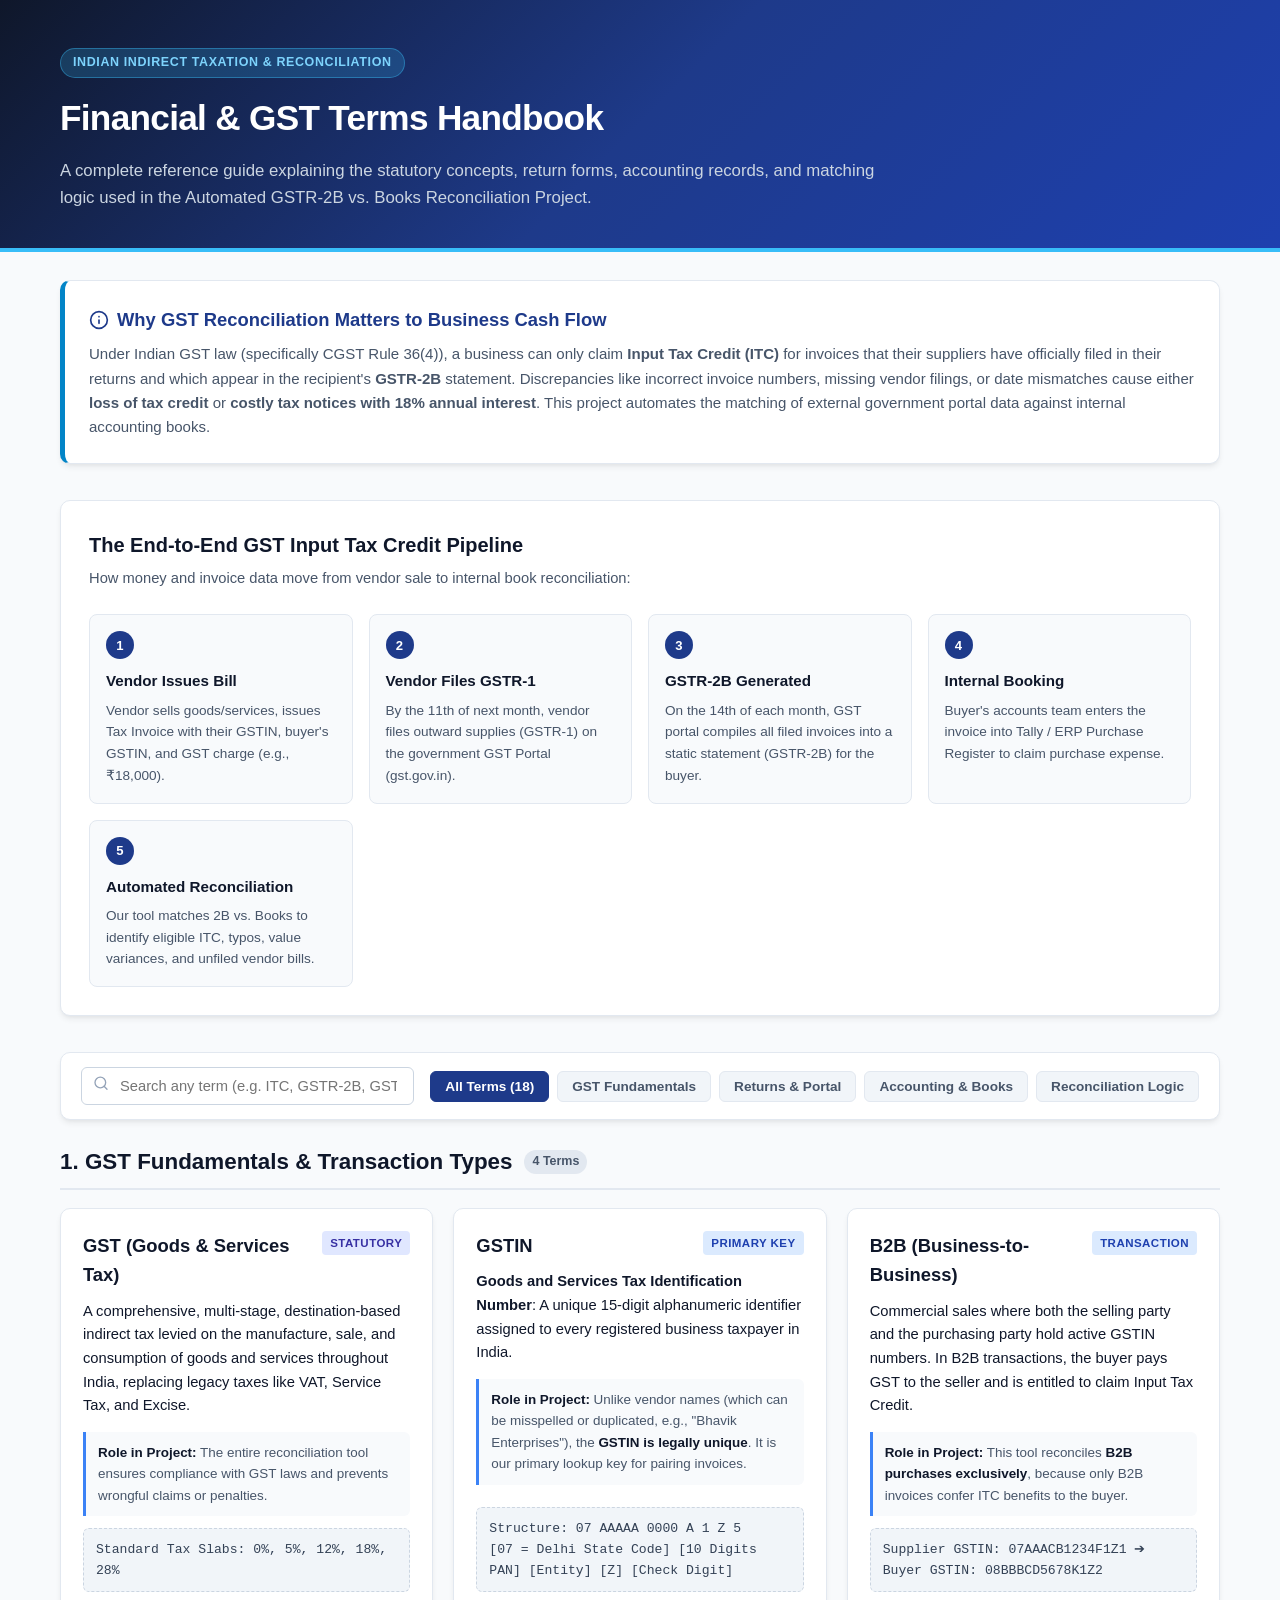
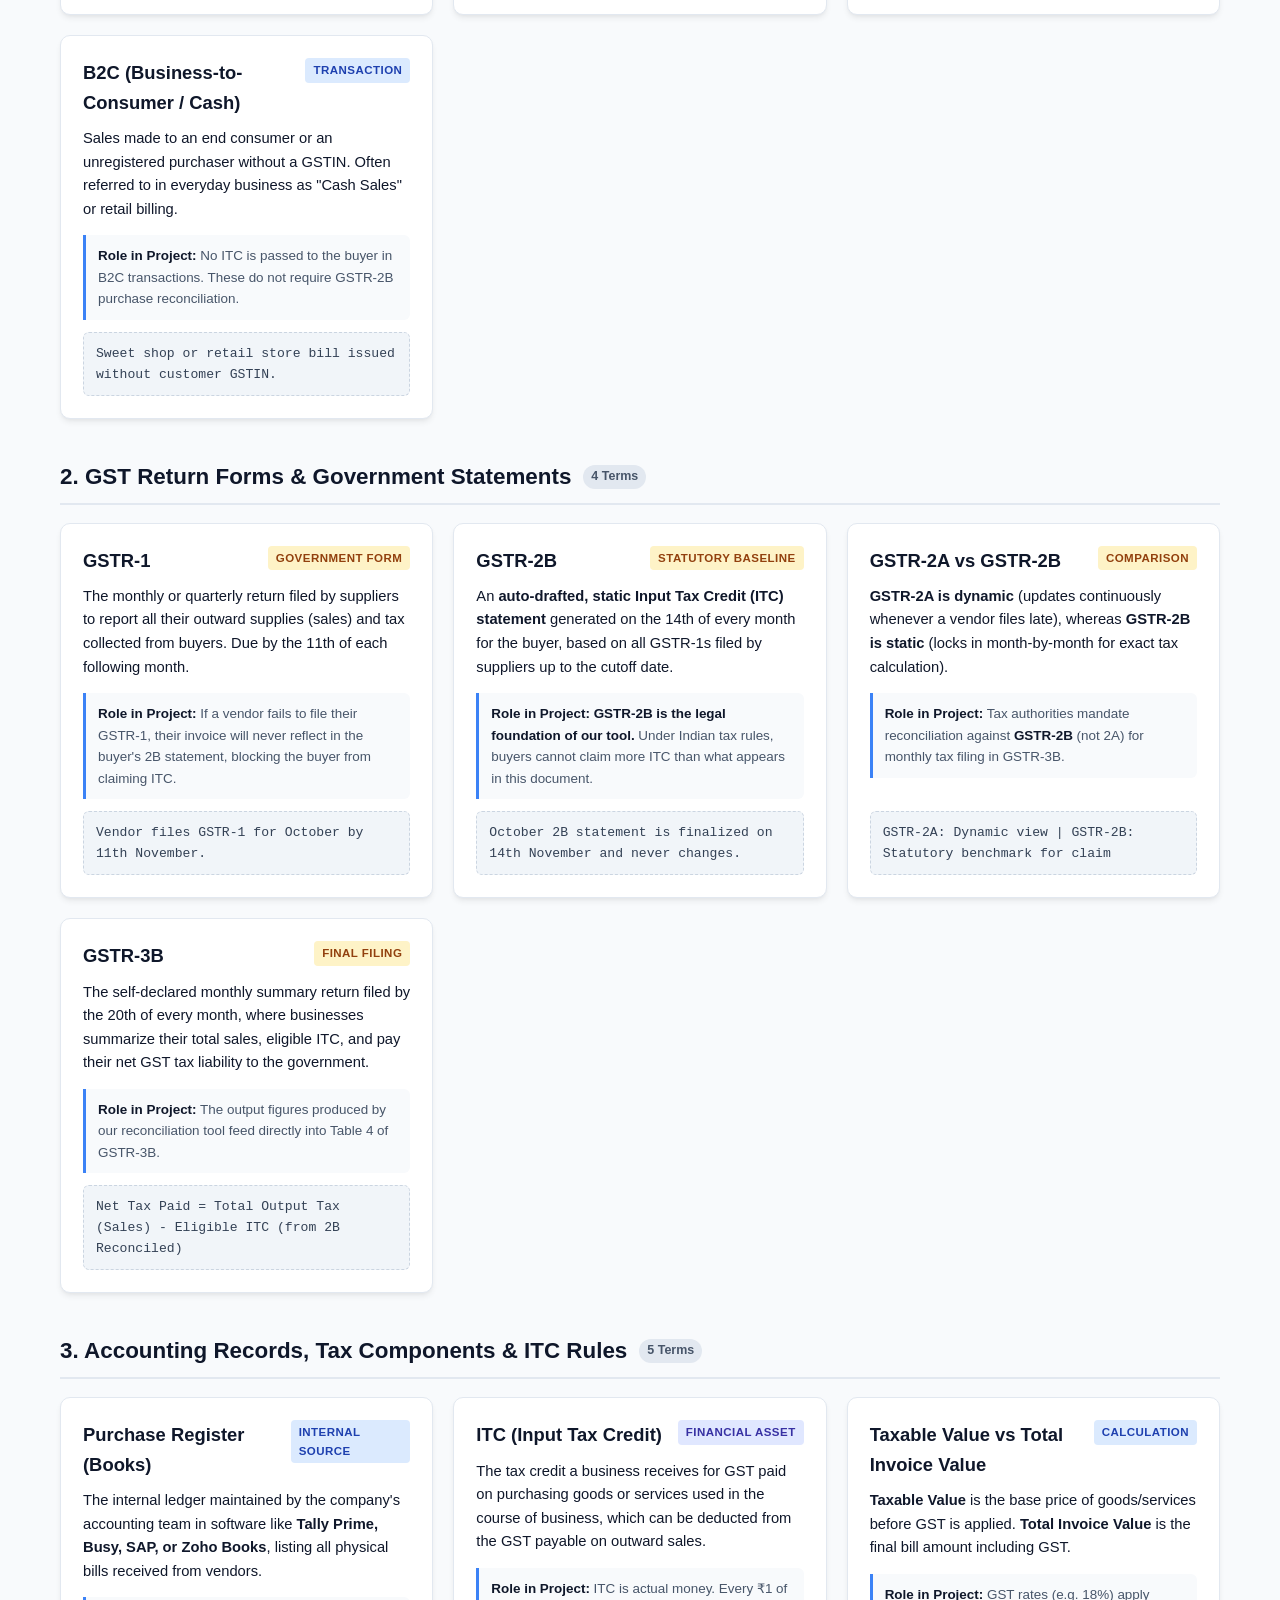
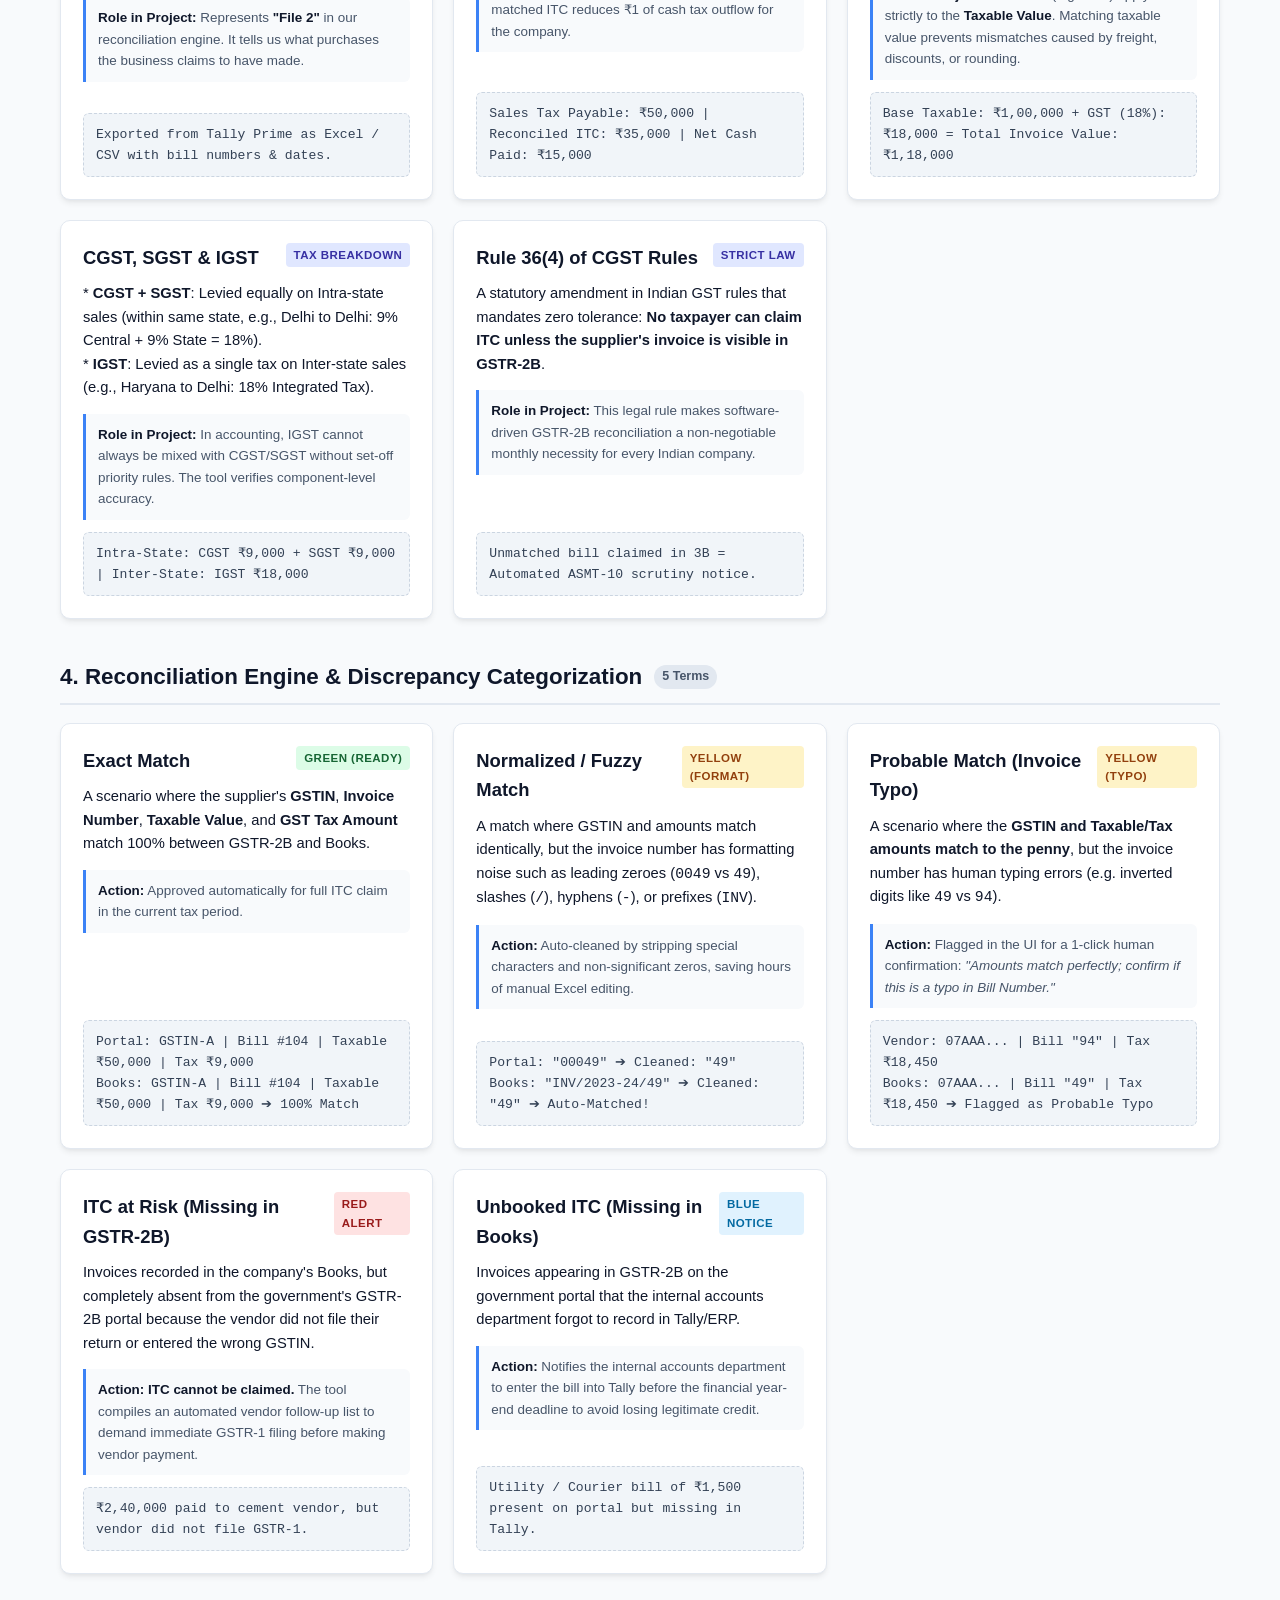
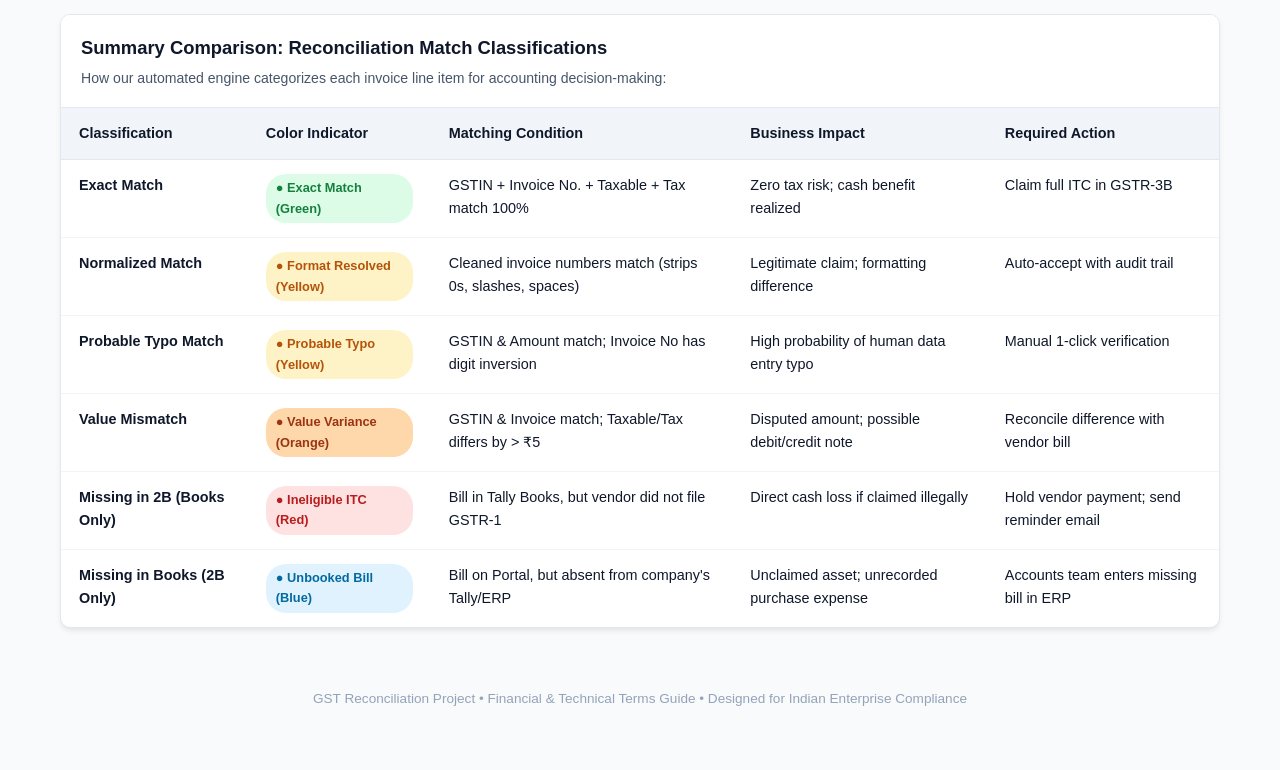
<file: gst_financial_terms_guide.html>
<!DOCTYPE html>
<html lang="en">
<head>
  <meta charset="UTF-8">
  <meta name="viewport" content="width=device-width, initial-scale=1.0">
  <title>GST Reconciliation & Financial Terms Handbook</title>
  <style>
    :root {
      --primary: #1e3a8a;
      --primary-dark: #0f172a;
      --primary-light: #3b82f6;
      --accent: #0284c7;
      --success: #15803d;
      --success-bg: #dcfce7;
      --warning: #b45309;
      --warning-bg: #fef3c7;
      --danger: #b91c1c;
      --danger-bg: #fee2e2;
      --info: #0369a1;
      --info-bg: #e0f2fe;
      --bg: #f8fafc;
      --card-bg: #ffffff;
      --text-main: #0f172a;
      --text-muted: #475569;
      --border: #e2e8f0;
      --radius: 10px;
      --shadow: 0 4px 6px -1px rgba(0, 0, 0, 0.07), 0 2px 4px -2px rgba(0, 0, 0, 0.05);
      --shadow-hover: 0 10px 15px -3px rgba(0, 0, 0, 0.1), 0 4px 6px -4px rgba(0, 0, 0, 0.05);
    }

    * {
      box-sizing: border-box;
      margin: 0;
      padding: 0;
    }

    body {
      font-family: -apple-system, BlinkMacSystemFont, "Segoe UI", Roboto, "Helvetica Neue", Arial, sans-serif;
      background-color: var(--bg);
      color: var(--text-main);
      line-height: 1.6;
      padding-bottom: 60px;
    }

    header {
      background: linear-gradient(135deg, #0f172a 0%, #1e3a8a 50%, #1e40af 100%);
      color: #ffffff;
      padding: 48px 24px 36px;
      border-bottom: 4px solid #38bdf8;
    }

    .container {
      max-width: 1200px;
      margin: 0 auto;
      padding: 0 20px;
    }

    .header-content {
      display: flex;
      flex-direction: column;
      gap: 12px;
    }

    .badge-pill {
      display: inline-flex;
      align-items: center;
      background: rgba(56, 189, 248, 0.2);
      border: 1px solid rgba(56, 189, 248, 0.4);
      color: #7dd3fc;
      font-size: 0.78rem;
      font-weight: 600;
      letter-spacing: 0.05em;
      text-transform: uppercase;
      padding: 4px 12px;
      border-radius: 9999px;
      width: fit-content;
    }

    h1 {
      font-size: 2.2rem;
      font-weight: 800;
      letter-spacing: -0.02em;
      color: #ffffff;
    }

    .subtitle {
      font-size: 1.05rem;
      color: #cbd5e1;
      max-width: 850px;
    }

    /* Executive Summary Banner */
    .executive-card {
      background: #ffffff;
      border: 1px solid var(--border);
      border-left: 5px solid var(--accent);
      border-radius: var(--radius);
      padding: 24px;
      margin: 28px auto 36px;
      box-shadow: var(--shadow);
    }

    .executive-card h3 {
      font-size: 1.15rem;
      color: var(--primary);
      margin-bottom: 8px;
      display: flex;
      align-items: center;
      gap: 8px;
    }

    /* Workflow Diagram */
    .flow-wrapper {
      background: #ffffff;
      border: 1px solid var(--border);
      border-radius: var(--radius);
      padding: 28px;
      margin-bottom: 36px;
      box-shadow: var(--shadow);
    }

    .flow-title {
      font-size: 1.25rem;
      font-weight: 700;
      color: var(--primary-dark);
      margin-bottom: 6px;
    }

    .flow-subtitle {
      color: var(--text-muted);
      font-size: 0.92rem;
      margin-bottom: 24px;
    }

    .flow-grid {
      display: grid;
      grid-template-columns: repeat(auto-fit, minmax(220px, 1fr));
      gap: 16px;
      position: relative;
    }

    .flow-step {
      background: #f8fafc;
      border: 1px solid var(--border);
      border-radius: 8px;
      padding: 16px;
      position: relative;
    }

    .flow-step-num {
      width: 28px;
      height: 28px;
      background: var(--primary);
      color: #fff;
      font-size: 0.82rem;
      font-weight: 700;
      border-radius: 50%;
      display: flex;
      align-items: center;
      justify-content: center;
      margin-bottom: 10px;
    }

    .flow-step h4 {
      font-size: 0.95rem;
      font-weight: 700;
      color: var(--primary-dark);
      margin-bottom: 6px;
    }

    .flow-step p {
      font-size: 0.85rem;
      color: var(--text-muted);
    }

    /* Controls Bar */
    .controls-bar {
      display: flex;
      flex-wrap: wrap;
      gap: 16px;
      align-items: center;
      justify-content: space-between;
      margin-bottom: 24px;
      background: #ffffff;
      padding: 14px 20px;
      border-radius: var(--radius);
      border: 1px solid var(--border);
      box-shadow: var(--shadow);
    }

    .search-box {
      flex: 1;
      min-width: 260px;
      position: relative;
    }

    .search-box input {
      width: 100%;
      padding: 10px 16px 10px 38px;
      border-radius: 6px;
      border: 1px solid #cbd5e1;
      font-size: 0.92rem;
      outline: none;
      transition: all 0.2s ease;
    }

    .search-box input:focus {
      border-color: var(--primary-light);
      box-shadow: 0 0 0 3px rgba(59, 130, 246, 0.15);
    }

    .search-icon {
      position: absolute;
      left: 12px;
      top: 50%;
      transform: translateY(-50%);
      color: #94a3b8;
    }

    .filter-tabs {
      display: flex;
      flex-wrap: wrap;
      gap: 8px;
    }

    .filter-tab {
      background: #f1f5f9;
      border: 1px solid #e2e8f0;
      color: var(--text-muted);
      padding: 7px 14px;
      border-radius: 6px;
      font-size: 0.85rem;
      font-weight: 600;
      cursor: pointer;
      transition: all 0.2s ease;
    }

    .filter-tab:hover {
      background: #e2e8f0;
      color: var(--text-main);
    }

    .filter-tab.active {
      background: var(--primary);
      color: #ffffff;
      border-color: var(--primary);
    }

    /* Section Headers */
    .category-section {
      margin-bottom: 40px;
    }

    .category-header {
      display: flex;
      align-items: center;
      gap: 12px;
      margin-bottom: 18px;
      padding-bottom: 8px;
      border-bottom: 2px solid var(--border);
    }

    .category-header h2 {
      font-size: 1.4rem;
      font-weight: 700;
      color: var(--primary-dark);
    }

    .category-count {
      font-size: 0.78rem;
      background: #e2e8f0;
      color: var(--text-muted);
      font-weight: 700;
      padding: 2px 8px;
      border-radius: 12px;
    }

    /* Cards Grid */
    .terms-grid {
      display: grid;
      grid-template-columns: repeat(auto-fill, minmax(360px, 1fr));
      gap: 20px;
    }

    .term-card {
      background: var(--card-bg);
      border: 1px solid var(--border);
      border-radius: var(--radius);
      padding: 22px;
      box-shadow: var(--shadow);
      transition: transform 0.2s ease, box-shadow 0.2s ease;
      display: flex;
      flex-direction: column;
      justify-content: space-between;
    }

    .term-card:hover {
      transform: translateY(-2px);
      box-shadow: var(--shadow-hover);
      border-color: #cbd5e1;
    }

    .term-head {
      display: flex;
      justify-content: space-between;
      align-items: flex-start;
      margin-bottom: 10px;
    }

    .term-title {
      font-size: 1.15rem;
      font-weight: 700;
      color: var(--primary-dark);
    }

    .term-tag {
      font-size: 0.72rem;
      font-weight: 700;
      padding: 3px 8px;
      border-radius: 4px;
      text-transform: uppercase;
      letter-spacing: 0.04em;
    }

    .tag-statutory { background: #e0e7ff; color: #3730a3; }
    .tag-core { background: #dbeafe; color: #1e40af; }
    .tag-portal { background: #fef3c7; color: #92400e; }
    .tag-risk { background: #fee2e2; color: #991b1b; }
    .tag-match { background: #dcfce7; color: #166534; }

    .term-definition {
      font-size: 0.92rem;
      color: var(--text-main);
      margin-bottom: 14px;
    }

    .term-significance {
      background: #f8fafc;
      border-left: 3px solid var(--primary-light);
      padding: 10px 12px;
      border-radius: 0 6px 6px 0;
      font-size: 0.84rem;
      color: var(--text-muted);
      margin-bottom: 12px;
    }

    .term-significance strong {
      color: var(--primary-dark);
    }

    .example-box {
      background: #f1f5f9;
      border: 1px dashed #cbd5e1;
      padding: 10px 12px;
      border-radius: 6px;
      font-size: 0.82rem;
      font-family: ui-monospace, SFMono-Regular, Menlo, Monaco, Consolas, monospace;
      color: #334155;
    }

    /* Comparison Table */
    .table-container {
      background: #ffffff;
      border: 1px solid var(--border);
      border-radius: var(--radius);
      overflow-x: auto;
      box-shadow: var(--shadow);
      margin-top: 16px;
      margin-bottom: 40px;
    }

    table {
      width: 100%;
      border-collapse: collapse;
      font-size: 0.9rem;
      text-align: left;
    }

    th {
      background: #f1f5f9;
      color: var(--primary-dark);
      font-weight: 700;
      padding: 14px 18px;
      border-bottom: 1px solid var(--border);
    }

    td {
      padding: 14px 18px;
      border-bottom: 1px solid #f1f5f9;
      vertical-align: top;
    }

    tr:last-child td {
      border-bottom: none;
    }

    tr:hover td {
      background: #f8fafc;
    }

    .status-badge {
      display: inline-flex;
      align-items: center;
      gap: 6px;
      padding: 4px 10px;
      border-radius: 20px;
      font-size: 0.8rem;
      font-weight: 700;
    }

    .status-exact { background: var(--success-bg); color: var(--success); }
    .status-fuzzy { background: var(--warning-bg); color: var(--warning); }
    .status-danger { background: var(--danger-bg); color: var(--danger); }
    .status-info { background: var(--info-bg); color: var(--info); }

    /* Footer */
    footer {
      text-align: center;
      margin-top: 60px;
      font-size: 0.85rem;
      color: #94a3b8;
    }

    @media print {
      body { background: #fff; padding: 0; }
      header { background: #1e3a8a !important; color: #fff !important; -webkit-print-color-adjust: exact; }
      .controls-bar { display: none; }
      .term-card { break-inside: avoid; border: 1px solid #ccc; }
    }
  </style>
</head>
<body>

  <!-- HEADER -->
  <header>
    <div class="container">
      <div class="header-content">
        <span class="badge-pill">Indian Indirect Taxation & Reconciliation</span>
        <h1>Financial & GST Terms Handbook</h1>
        <p class="subtitle">A complete reference guide explaining the statutory concepts, return forms, accounting records, and matching logic used in the Automated GSTR-2B vs. Books Reconciliation Project.</p>
      </div>
    </div>
  </header>

  <main class="container">

    <!-- EXECUTIVE SUMMARY -->
    <div class="executive-card">
      <h3>
        <svg width="20" height="20" viewBox="0 0 24 24" fill="none" stroke="currentColor" stroke-width="2" stroke-linecap="round" stroke-linejoin="round"><circle cx="12" cy="12" r="10"></circle><line x1="12" y1="16" x2="12" y2="12"></line><line x1="12" y1="8" x2="12.01" y2="8"></line></svg>
        Why GST Reconciliation Matters to Business Cash Flow
      </h3>
      <p style="color: var(--text-muted); font-size: 0.94rem;">
        Under Indian GST law (specifically CGST Rule 36(4)), a business can only claim <strong>Input Tax Credit (ITC)</strong> for invoices that their suppliers have officially filed in their returns and which appear in the recipient's <strong>GSTR-2B</strong> statement. Discrepancies like incorrect invoice numbers, missing vendor filings, or date mismatches cause either <strong>loss of tax credit</strong> or <strong>costly tax notices with 18% annual interest</strong>. This project automates the matching of external government portal data against internal accounting books.
      </p>
    </div>

    <!-- GST FLOW PIPELINE -->
    <div class="flow-wrapper">
      <div class="flow-title">The End-to-End GST Input Tax Credit Pipeline</div>
      <div class="flow-subtitle">How money and invoice data move from vendor sale to internal book reconciliation:</div>
      
      <div class="flow-grid">
        <div class="flow-step">
          <div class="flow-step-num">1</div>
          <h4>Vendor Issues Bill</h4>
          <p>Vendor sells goods/services, issues Tax Invoice with their GSTIN, buyer's GSTIN, and GST charge (e.g., ₹18,000).</p>
        </div>

        <div class="flow-step">
          <div class="flow-step-num">2</div>
          <h4>Vendor Files GSTR-1</h4>
          <p>By the 11th of next month, vendor files outward supplies (GSTR-1) on the government GST Portal (gst.gov.in).</p>
        </div>

        <div class="flow-step">
          <div class="flow-step-num">3</div>
          <h4>GSTR-2B Generated</h4>
          <p>On the 14th of each month, GST portal compiles all filed invoices into a static statement (GSTR-2B) for the buyer.</p>
        </div>

        <div class="flow-step">
          <div class="flow-step-num">4</div>
          <h4>Internal Booking</h4>
          <p>Buyer's accounts team enters the invoice into Tally / ERP Purchase Register to claim purchase expense.</p>
        </div>

        <div class="flow-step">
          <div class="flow-step-num">5</div>
          <h4>Automated Reconciliation</h4>
          <p>Our tool matches 2B vs. Books to identify eligible ITC, typos, value variances, and unfiled vendor bills.</p>
        </div>
      </div>
    </div>

    <!-- CONTROLS & FILTER BAR -->
    <div class="controls-bar">
      <div class="search-box">
        <span class="search-icon">
          <svg width="16" height="16" viewBox="0 0 24 24" fill="none" stroke="currentColor" stroke-width="2" stroke-linecap="round" stroke-linejoin="round">
            <circle cx="11" cy="11" r="8"/>
            <line x1="21" y1="21" x2="16.65" y2="16.65"/>
          </svg>
        </span>
        <input type="text" id="searchInput" placeholder="Search any term (e.g. ITC, GSTR-2B, GSTIN, B2B)..." onkeyup="filterTerms()">
      </div>
      <div class="filter-tabs">
        <button class="filter-tab active" onclick="setCategory('all', this)">All Terms (18)</button>
        <button class="filter-tab" onclick="setCategory('fundamentals', this)">GST Fundamentals</button>
        <button class="filter-tab" onclick="setCategory('returns', this)">Returns & Portal</button>
        <button class="filter-tab" onclick="setCategory('accounting', this)">Accounting & Books</button>
        <button class="filter-tab" onclick="setCategory('matching', this)">Reconciliation Logic</button>
      </div>
    </div>

    <!-- SECTION 1: GST FUNDAMENTALS -->
    <section class="category-section" data-cat="fundamentals">
      <div class="category-header">
        <h2>1. GST Fundamentals & Transaction Types</h2>
        <span class="category-count">4 Terms</span>
      </div>
      <div class="terms-grid">

        <div class="term-card" data-tags="gst goods services tax indirect fundamentals">
          <div>
            <div class="term-head">
              <span class="term-title">GST (Goods & Services Tax)</span>
              <span class="term-tag tag-statutory">Statutory</span>
            </div>
            <p class="term-definition">
              A comprehensive, multi-stage, destination-based indirect tax levied on the manufacture, sale, and consumption of goods and services throughout India, replacing legacy taxes like VAT, Service Tax, and Excise.
            </p>
            <div class="term-significance">
              <strong>Role in Project:</strong> The entire reconciliation tool ensures compliance with GST laws and prevents wrongful claims or penalties.
            </div>
          </div>
          <div class="example-box">
            Standard Tax Slabs: 0%, 5%, 12%, 18%, 28%
          </div>
        </div>

        <div class="term-card" data-tags="gstin identification number pan 15 digit state code">
          <div>
            <div class="term-head">
              <span class="term-title">GSTIN</span>
              <span class="term-tag tag-core">Primary Key</span>
            </div>
            <p class="term-definition">
              <strong>Goods and Services Tax Identification Number</strong>: A unique 15-digit alphanumeric identifier assigned to every registered business taxpayer in India.
            </p>
            <div class="term-significance">
              <strong>Role in Project:</strong> Unlike vendor names (which can be misspelled or duplicated, e.g., "Bhavik Enterprises"), the <strong>GSTIN is legally unique</strong>. It is our primary lookup key for pairing invoices.
            </div>
          </div>
          <div class="example-box">
            Structure: 07 AAAAA 0000 A 1 Z 5<br>
            [07 = Delhi State Code] [10 Digits PAN] [Entity] [Z] [Check Digit]
          </div>
        </div>

        <div class="term-card" data-tags="b2b business to business itc input credit invoice">
          <div>
            <div class="term-head">
              <span class="term-title">B2B (Business-to-Business)</span>
              <span class="term-tag tag-core">Transaction</span>
            </div>
            <p class="term-definition">
              Commercial sales where both the selling party and the purchasing party hold active GSTIN numbers. In B2B transactions, the buyer pays GST to the seller and is entitled to claim Input Tax Credit.
            </p>
            <div class="term-significance">
              <strong>Role in Project:</strong> This tool reconciles <strong>B2B purchases exclusively</strong>, because only B2B invoices confer ITC benefits to the buyer.
            </div>
          </div>
          <div class="example-box">
            Supplier GSTIN: 07AAACB1234F1Z1 ➔ Buyer GSTIN: 08BBBCD5678K1Z2
          </div>
        </div>

        <div class="term-card" data-tags="b2c business to consumer cash retail unregistered">
          <div>
            <div class="term-head">
              <span class="term-title">B2C (Business-to-Consumer / Cash)</span>
              <span class="term-tag tag-core">Transaction</span>
            </div>
            <p class="term-definition">
              Sales made to an end consumer or an unregistered purchaser without a GSTIN. Often referred to in everyday business as "Cash Sales" or retail billing.
            </p>
            <div class="term-significance">
              <strong>Role in Project:</strong> No ITC is passed to the buyer in B2C transactions. These do not require GSTR-2B purchase reconciliation.
            </div>
          </div>
          <div class="example-box">
            Sweet shop or retail store bill issued without customer GSTIN.
          </div>
        </div>

      </div>
    </section>

    <!-- SECTION 2: RETURNS & STATUTORY STATEMENTS -->
    <section class="category-section" data-cat="returns">
      <div class="category-header">
        <h2>2. GST Return Forms & Government Statements</h2>
        <span class="category-count">4 Terms</span>
      </div>
      <div class="terms-grid">

        <div class="term-card" data-tags="gstr-1 outward sales return supplier vendor monthly">
          <div>
            <div class="term-head">
              <span class="term-title">GSTR-1</span>
              <span class="term-tag tag-portal">Government Form</span>
            </div>
            <p class="term-definition">
              The monthly or quarterly return filed by suppliers to report all their outward supplies (sales) and tax collected from buyers. Due by the 11th of each following month.
            </p>
            <div class="term-significance">
              <strong>Role in Project:</strong> If a vendor fails to file their GSTR-1, their invoice will never reflect in the buyer's 2B statement, blocking the buyer from claiming ITC.
            </div>
          </div>
          <div class="example-box">
            Vendor files GSTR-1 for October by 11th November.
          </div>
        </div>

        <div class="term-card" data-tags="gstr-2b static itc statement 14th portal rule 36">
          <div>
            <div class="term-head">
              <span class="term-title">GSTR-2B</span>
              <span class="term-tag tag-portal">Statutory Baseline</span>
            </div>
            <p class="term-definition">
              An <strong>auto-drafted, static Input Tax Credit (ITC) statement</strong> generated on the 14th of every month for the buyer, based on all GSTR-1s filed by suppliers up to the cutoff date.
            </p>
            <div class="term-significance">
              <strong>Role in Project:</strong> <strong>GSTR-2B is the legal foundation of our tool.</strong> Under Indian tax rules, buyers cannot claim more ITC than what appears in this document.
            </div>
          </div>
          <div class="example-box">
            October 2B statement is finalized on 14th November and never changes.
          </div>
        </div>

        <div class="term-card" data-tags="gstr-2a dynamic auto generated real time statement">
          <div>
            <div class="term-head">
              <span class="term-title">GSTR-2A vs GSTR-2B</span>
              <span class="term-tag tag-portal">Comparison</span>
            </div>
            <p class="term-definition">
              <strong>GSTR-2A is dynamic</strong> (updates continuously whenever a vendor files late), whereas <strong>GSTR-2B is static</strong> (locks in month-by-month for exact tax calculation).
            </p>
            <div class="term-significance">
              <strong>Role in Project:</strong> Tax authorities mandate reconciliation against <strong>GSTR-2B</strong> (not 2A) for monthly tax filing in GSTR-3B.
            </div>
          </div>
          <div class="example-box">
            GSTR-2A: Dynamic view | GSTR-2B: Statutory benchmark for claim
          </div>
        </div>

        <div class="term-card" data-tags="gstr-3b monthly summary return payment itc utilization">
          <div>
            <div class="term-head">
              <span class="term-title">GSTR-3B</span>
              <span class="term-tag tag-portal">Final Filing</span>
            </div>
            <p class="term-definition">
              The self-declared monthly summary return filed by the 20th of every month, where businesses summarize their total sales, eligible ITC, and pay their net GST tax liability to the government.
            </p>
            <div class="term-significance">
              <strong>Role in Project:</strong> The output figures produced by our reconciliation tool feed directly into Table 4 of GSTR-3B.
            </div>
          </div>
          <div class="example-box">
            Net Tax Paid = Total Output Tax (Sales) - Eligible ITC (from 2B Reconciled)
          </div>
        </div>

      </div>
    </section>

    <!-- SECTION 3: ACCOUNTING, TAX SPLITS & ITC RULES -->
    <section class="category-section" data-cat="accounting">
      <div class="category-header">
        <h2>3. Accounting Records, Tax Components & ITC Rules</h2>
        <span class="category-count">5 Terms</span>
      </div>
      <div class="terms-grid">

        <div class="term-card" data-tags="purchase register books tally erp accounting entries internal">
          <div>
            <div class="term-head">
              <span class="term-title">Purchase Register (Books)</span>
              <span class="term-tag tag-core">Internal Source</span>
            </div>
            <p class="term-definition">
              The internal ledger maintained by the company's accounting team in software like <strong>Tally Prime, Busy, SAP, or Zoho Books</strong>, listing all physical bills received from vendors.
            </p>
            <div class="term-significance">
              <strong>Role in Project:</strong> Represents <strong>"File 2"</strong> in our reconciliation engine. It tells us what purchases the business claims to have made.
            </div>
          </div>
          <div class="example-box">
            Exported from Tally Prime as Excel / CSV with bill numbers & dates.
          </div>
        </div>

        <div class="term-card" data-tags="itc input tax credit offset refund eligibility asset">
          <div>
            <div class="term-head">
              <span class="term-title">ITC (Input Tax Credit)</span>
              <span class="term-tag tag-statutory">Financial Asset</span>
            </div>
            <p class="term-definition">
              The tax credit a business receives for GST paid on purchasing goods or services used in the course of business, which can be deducted from the GST payable on outward sales.
            </p>
            <div class="term-significance">
              <strong>Role in Project:</strong> ITC is actual money. Every ₹1 of matched ITC reduces ₹1 of cash tax outflow for the company.
            </div>
          </div>
          <div class="example-box">
            Sales Tax Payable: ₹50,000 | Reconciled ITC: ₹35,000 | Net Cash Paid: ₹15,000
          </div>
        </div>

        <div class="term-card" data-tags="taxable value base amount invoice value total rate">
          <div>
            <div class="term-head">
              <span class="term-title">Taxable Value vs Total Invoice Value</span>
              <span class="term-tag tag-core">Calculation</span>
            </div>
            <p class="term-definition">
              <strong>Taxable Value</strong> is the base price of goods/services before GST is applied. <strong>Total Invoice Value</strong> is the final bill amount including GST.
            </p>
            <div class="term-significance">
              <strong>Role in Project:</strong> GST rates (e.g. 18%) apply strictly to the <strong>Taxable Value</strong>. Matching taxable value prevents mismatches caused by freight, discounts, or rounding.
            </div>
          </div>
          <div class="example-box">
            Base Taxable: ₹1,00,000 + GST (18%): ₹18,000 = Total Invoice Value: ₹1,18,000
          </div>
        </div>

        <div class="term-card" data-tags="cgst sgst igst central state integrated interstate intrastate">
          <div>
            <div class="term-head">
              <span class="term-title">CGST, SGST & IGST</span>
              <span class="term-tag tag-statutory">Tax Breakdown</span>
            </div>
            <p class="term-definition">
              * <strong>CGST + SGST</strong>: Levied equally on Intra-state sales (within same state, e.g., Delhi to Delhi: 9% Central + 9% State = 18%).<br>
              * <strong>IGST</strong>: Levied as a single tax on Inter-state sales (e.g., Haryana to Delhi: 18% Integrated Tax).
            </p>
            <div class="term-significance">
              <strong>Role in Project:</strong> In accounting, IGST cannot always be mixed with CGST/SGST without set-off priority rules. The tool verifies component-level accuracy.
            </div>
          </div>
          <div class="example-box">
            Intra-State: CGST ₹9,000 + SGST ₹9,000 | Inter-State: IGST ₹18,000
          </div>
        </div>

        <div class="term-card" data-tags="rule 36 4 cgst statutory limit compliance notice">
          <div>
            <div class="term-head">
              <span class="term-title">Rule 36(4) of CGST Rules</span>
              <span class="term-tag tag-statutory">Strict Law</span>
            </div>
            <p class="term-definition">
              A statutory amendment in Indian GST rules that mandates zero tolerance: <strong>No taxpayer can claim ITC unless the supplier's invoice is visible in GSTR-2B</strong>.
            </p>
            <div class="term-significance">
              <strong>Role in Project:</strong> This legal rule makes software-driven GSTR-2B reconciliation a non-negotiable monthly necessity for every Indian company.
            </div>
          </div>
          <div class="example-box">
            Unmatched bill claimed in 3B = Automated ASMT-10 scrutiny notice.
          </div>
        </div>

      </div>
    </section>

    <!-- SECTION 4: RECONCILIATION LOGIC & DISCREPANCIES -->
    <section class="category-section" data-cat="matching">
      <div class="category-header">
        <h2>4. Reconciliation Engine & Discrepancy Categorization</h2>
        <span class="category-count">5 Terms</span>
      </div>
      <div class="terms-grid">

        <div class="term-card" data-tags="exact match green reconciled 100 percent perfect">
          <div>
            <div class="term-head">
              <span class="term-title">Exact Match</span>
              <span class="term-tag tag-match">Green (Ready)</span>
            </div>
            <p class="term-definition">
              A scenario where the supplier's <strong>GSTIN</strong>, <strong>Invoice Number</strong>, <strong>Taxable Value</strong>, and <strong>GST Tax Amount</strong> match 100% between GSTR-2B and Books.
            </p>
            <div class="term-significance">
              <strong>Action:</strong> Approved automatically for full ITC claim in the current tax period.
            </div>
          </div>
          <div class="example-box">
            Portal: GSTIN-A | Bill #104 | Taxable ₹50,000 | Tax ₹9,000<br>
            Books:  GSTIN-A | Bill #104 | Taxable ₹50,000 | Tax ₹9,000 ➔ 100% Match
          </div>
        </div>

        <div class="term-card" data-tags="fuzzy normalization leading zeros slashes formatting yellow">
          <div>
            <div class="term-head">
              <span class="term-title">Normalized / Fuzzy Match</span>
              <span class="term-tag tag-match" style="background:#fef3c7; color:#92400e;">Yellow (Format)</span>
            </div>
            <p class="term-definition">
              A match where GSTIN and amounts match identically, but the invoice number has formatting noise such as leading zeroes (<code>0049</code> vs <code>49</code>), slashes (<code>/</code>), hyphens (<code>-</code>), or prefixes (<code>INV</code>).
            </p>
            <div class="term-significance">
              <strong>Action:</strong> Auto-cleaned by stripping special characters and non-significant zeros, saving hours of manual Excel editing.
            </div>
          </div>
          <div class="example-box">
            Portal: "00049" ➔ Cleaned: "49"<br>
            Books:  "INV/2023-24/49" ➔ Cleaned: "49" ➔ Auto-Matched!
          </div>
        </div>

        <div class="term-card" data-tags="typo probable match transposition 49 94 manual verification">
          <div>
            <div class="term-head">
              <span class="term-title">Probable Match (Invoice Typo)</span>
              <span class="term-tag tag-match" style="background:#fef3c7; color:#92400e;">Yellow (Typo)</span>
            </div>
            <p class="term-definition">
              A scenario where the <strong>GSTIN and Taxable/Tax amounts match to the penny</strong>, but the invoice number has human typing errors (e.g. inverted digits like <code>49</code> vs <code>94</code>).
            </p>
            <div class="term-significance">
              <strong>Action:</strong> Flagged in the UI for a 1-click human confirmation: <em>"Amounts match perfectly; confirm if this is a typo in Bill Number."</em>
            </div>
          </div>
          <div class="example-box">
            Vendor: 07AAA... | Bill "94" | Tax ₹18,450<br>
            Books:  07AAA... | Bill "49" | Tax ₹18,450 ➔ Flagged as Probable Typo
          </div>
        </div>

        <div class="term-card" data-tags="itc at risk red missing in 2b books only vendor default">
          <div>
            <div class="term-head">
              <span class="term-title">ITC at Risk (Missing in GSTR-2B)</span>
              <span class="term-tag tag-risk">Red Alert</span>
            </div>
            <p class="term-definition">
              Invoices recorded in the company's Books, but completely absent from the government's GSTR-2B portal because the vendor did not file their return or entered the wrong GSTIN.
            </p>
            <div class="term-significance">
              <strong>Action:</strong> <strong>ITC cannot be claimed.</strong> The tool compiles an automated vendor follow-up list to demand immediate GSTR-1 filing before making vendor payment.
            </div>
          </div>
          <div class="example-box">
            ₹2,40,000 paid to cement vendor, but vendor did not file GSTR-1.
          </div>
        </div>

        <div class="term-card" data-tags="unbooked itc 2b only blue missing in books omitted purchase">
          <div>
            <div class="term-head">
              <span class="term-title">Unbooked ITC (Missing in Books)</span>
              <span class="term-tag tag-core" style="background:#e0f2fe; color:#0369a1;">Blue Notice</span>
            </div>
            <p class="term-definition">
              Invoices appearing in GSTR-2B on the government portal that the internal accounts department forgot to record in Tally/ERP.
            </p>
            <div class="term-significance">
              <strong>Action:</strong> Notifies the internal accounts department to enter the bill into Tally before the financial year-end deadline to avoid losing legitimate credit.
            </div>
          </div>
          <div class="example-box">
            Utility / Courier bill of ₹1,500 present on portal but missing in Tally.
          </div>
        </div>

      </div>
    </section>

    <!-- COMPARISON SUMMARY TABLE -->
    <div class="table-container">
      <div style="padding: 18px 20px; background: #ffffff; border-bottom: 1px solid var(--border);">
        <h3 style="font-size: 1.15rem; color: var(--primary-dark); margin-bottom: 4px;">Summary Comparison: Reconciliation Match Classifications</h3>
        <p style="color: var(--text-muted); font-size: 0.88rem;">How our automated engine categorizes each invoice line item for accounting decision-making:</p>
      </div>
      <table>
        <thead>
          <tr>
            <th>Classification</th>
            <th>Color Indicator</th>
            <th>Matching Condition</th>
            <th>Business Impact</th>
            <th>Required Action</th>
          </tr>
        </thead>
        <tbody>
          <tr>
            <td><strong>Exact Match</strong></td>
            <td><span class="status-badge status-exact">● Exact Match (Green)</span></td>
            <td>GSTIN + Invoice No. + Taxable + Tax match 100%</td>
            <td>Zero tax risk; cash benefit realized</td>
            <td>Claim full ITC in GSTR-3B</td>
          </tr>
          <tr>
            <td><strong>Normalized Match</strong></td>
            <td><span class="status-badge status-fuzzy">● Format Resolved (Yellow)</span></td>
            <td>Cleaned invoice numbers match (strips 0s, slashes, spaces)</td>
            <td>Legitimate claim; formatting difference</td>
            <td>Auto-accept with audit trail</td>
          </tr>
          <tr>
            <td><strong>Probable Typo Match</strong></td>
            <td><span class="status-badge status-fuzzy">● Probable Typo (Yellow)</span></td>
            <td>GSTIN & Amount match; Invoice No has digit inversion</td>
            <td>High probability of human data entry typo</td>
            <td>Manual 1-click verification</td>
          </tr>
          <tr>
            <td><strong>Value Mismatch</strong></td>
            <td><span class="status-badge status-fuzzy" style="background:#fed7aa; color:#9a3412;">● Value Variance (Orange)</span></td>
            <td>GSTIN & Invoice match; Taxable/Tax differs by > ₹5</td>
            <td>Disputed amount; possible debit/credit note</td>
            <td>Reconcile difference with vendor bill</td>
          </tr>
          <tr>
            <td><strong>Missing in 2B (Books Only)</strong></td>
            <td><span class="status-badge status-danger">● Ineligible ITC (Red)</span></td>
            <td>Bill in Tally Books, but vendor did not file GSTR-1</td>
            <td>Direct cash loss if claimed illegally</td>
            <td>Hold vendor payment; send reminder email</td>
          </tr>
          <tr>
            <td><strong>Missing in Books (2B Only)</strong></td>
            <td><span class="status-badge status-info">● Unbooked Bill (Blue)</span></td>
            <td>Bill on Portal, but absent from company's Tally/ERP</td>
            <td>Unclaimed asset; unrecorded purchase expense</td>
            <td>Accounts team enters missing bill in ERP</td>
          </tr>
        </tbody>
      </table>
    </div>

  </main>

  <footer>
    <div class="container">
      <p>GST Reconciliation Project • Financial & Technical Terms Guide • Designed for Indian Enterprise Compliance</p>
    </div>
  </footer>

  <script>
    function setCategory(category, button) {
      document.querySelectorAll('.filter-tab').forEach(b => b.classList.remove('active'));
      button.classList.add('active');

      const sections = document.querySelectorAll('.category-section');
      sections.forEach(sec => {
        if (category === 'all' || sec.getAttribute('data-cat') === category) {
          sec.style.display = 'block';
        } else {
          sec.style.display = 'none';
        }
      });
    }

    function filterTerms() {
      const query = document.getElementById('searchInput').value.toLowerCase().trim();
      const cards = document.querySelectorAll('.term-card');
      
      cards.forEach(card => {
        const text = card.innerText.toLowerCase();
        const tags = (card.getAttribute('data-tags') || '').toLowerCase();
        if (text.includes(query) || tags.includes(query)) {
          card.style.display = 'flex';
        } else {
          card.style.display = 'none';
        }
      });

      // Hide section headers if all cards inside are hidden
      document.querySelectorAll('.category-section').forEach(sec => {
        const visibleCards = sec.querySelectorAll('.term-card:not([style*="display: none"])');
        sec.style.display = visibleCards.length > 0 ? 'block' : 'none';
      });
    }
  </script>
</body>
</html>
</file>
